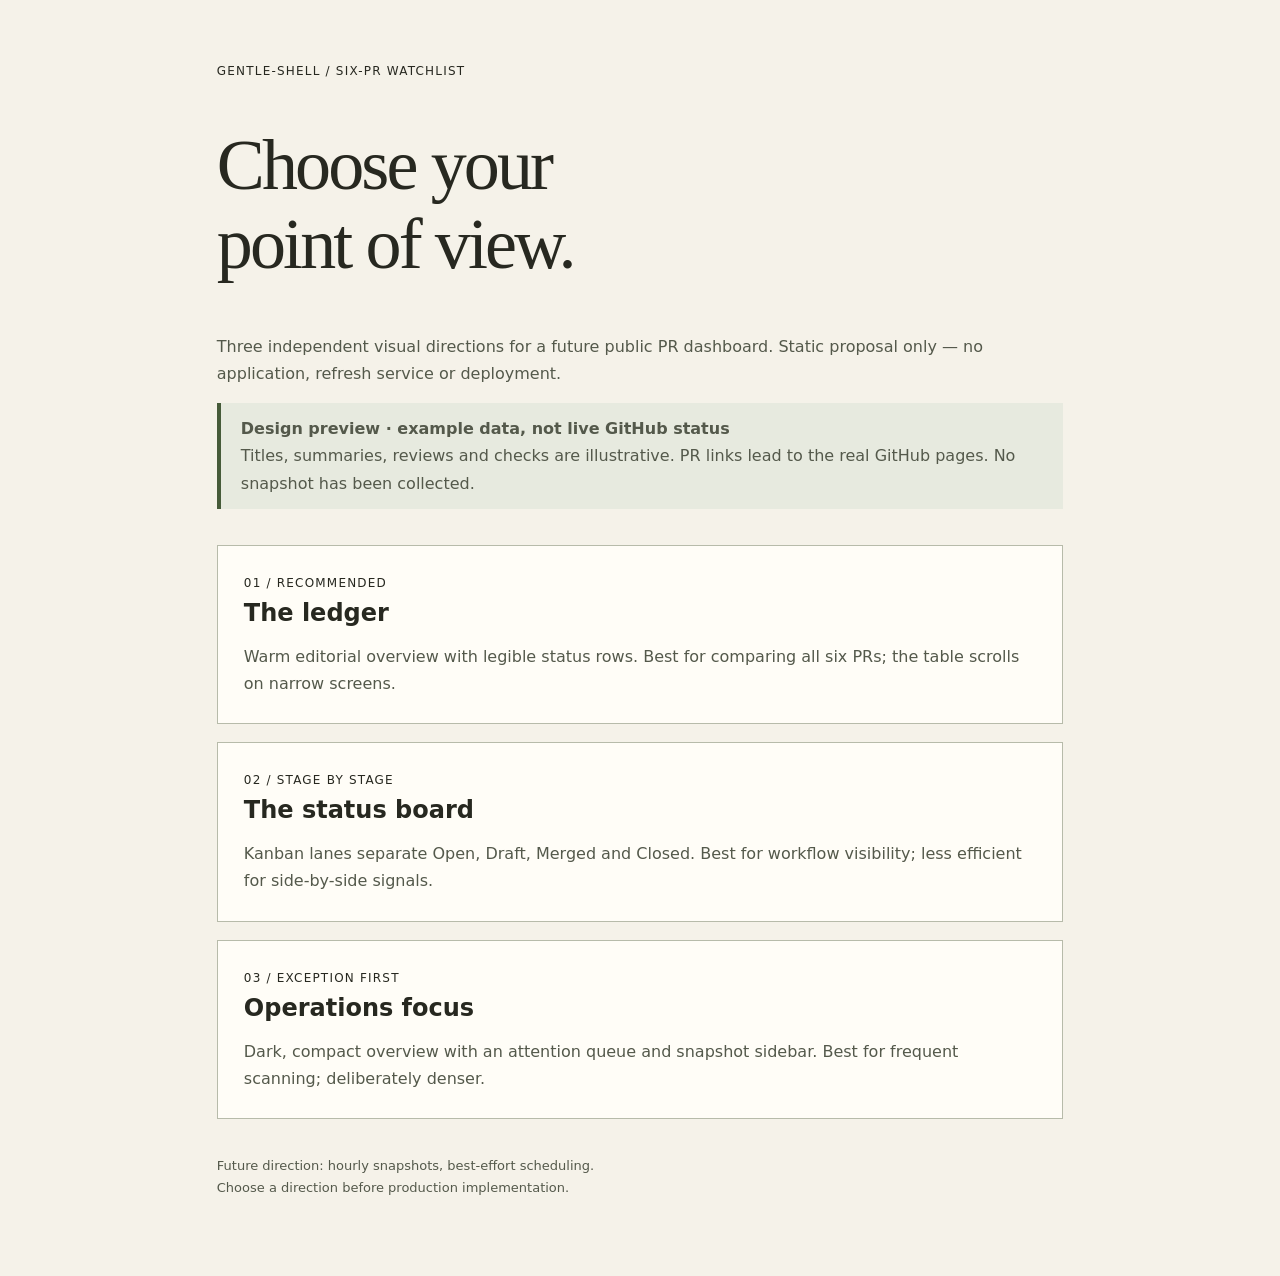
<file: design/index.html>
<!doctype html><html lang="en"><head><meta charset="utf-8"><meta name="viewport" content="width=device-width,initial-scale=1"><title>PR dashboard — design directions</title><style>*{box-sizing:border-box}body{margin:0;background:#f5f2e9;color:#272820;font-family:system-ui,sans-serif}main{max-width:1000px;margin:auto;padding:64px 6%}h1{font:normal clamp(40px,7vw,72px)/1.1 Georgia,serif;letter-spacing:-.04em}p{line-height:1.7;color:#54594b}.notice{border-left:4px solid #465b39;padding:12px 20px;background:#e7eadf}.choices{display:grid;gap:18px;margin-top:36px}a{display:block;border:1px solid #b7bbaa;padding:26px;color:inherit;text-decoration:none;background:#fffdf7}a:hover{border-color:#465b39}a:focus-visible{outline:3px solid #985021;outline-offset:5px}a h2{margin:8px 0;font-size:24px}a p{margin-bottom:0}.label{font-size:12px;letter-spacing:.1em;text-transform:uppercase}footer{margin-top:36px;font-size:13px}</style></head><body><main><div class="label">Gentle-shell / six-PR watchlist</div><h1>Choose your<br>point of view.</h1><p>Three independent visual directions for a future public PR dashboard. Static proposal only — no application, refresh service or deployment.</p><p class="notice"><strong>Design preview · example data, not live GitHub status</strong><br>Titles, summaries, reviews and checks are illustrative. PR links lead to the real GitHub pages. No snapshot has been collected.</p><nav class="choices" aria-label="Design alternatives"><a href="pr-dashboard/01-ledger.html"><span class="label">01 / Recommended</span><h2>The ledger</h2><p>Warm editorial overview with legible status rows. Best for comparing all six PRs; the table scrolls on narrow screens.</p></a><a href="pr-dashboard/02-board.html"><span class="label">02 / Stage by stage</span><h2>The status board</h2><p>Kanban lanes separate Open, Draft, Merged and Closed. Best for workflow visibility; less efficient for side-by-side signals.</p></a><a href="pr-dashboard/03-focus.html"><span class="label">03 / Exception first</span><h2>Operations focus</h2><p>Dark, compact overview with an attention queue and snapshot sidebar. Best for frequent scanning; deliberately denser.</p></a></nav><footer><p>Future direction: hourly snapshots, best-effort scheduling.<br>Choose a direction before production implementation.</p></footer></main></body></html>
</file>
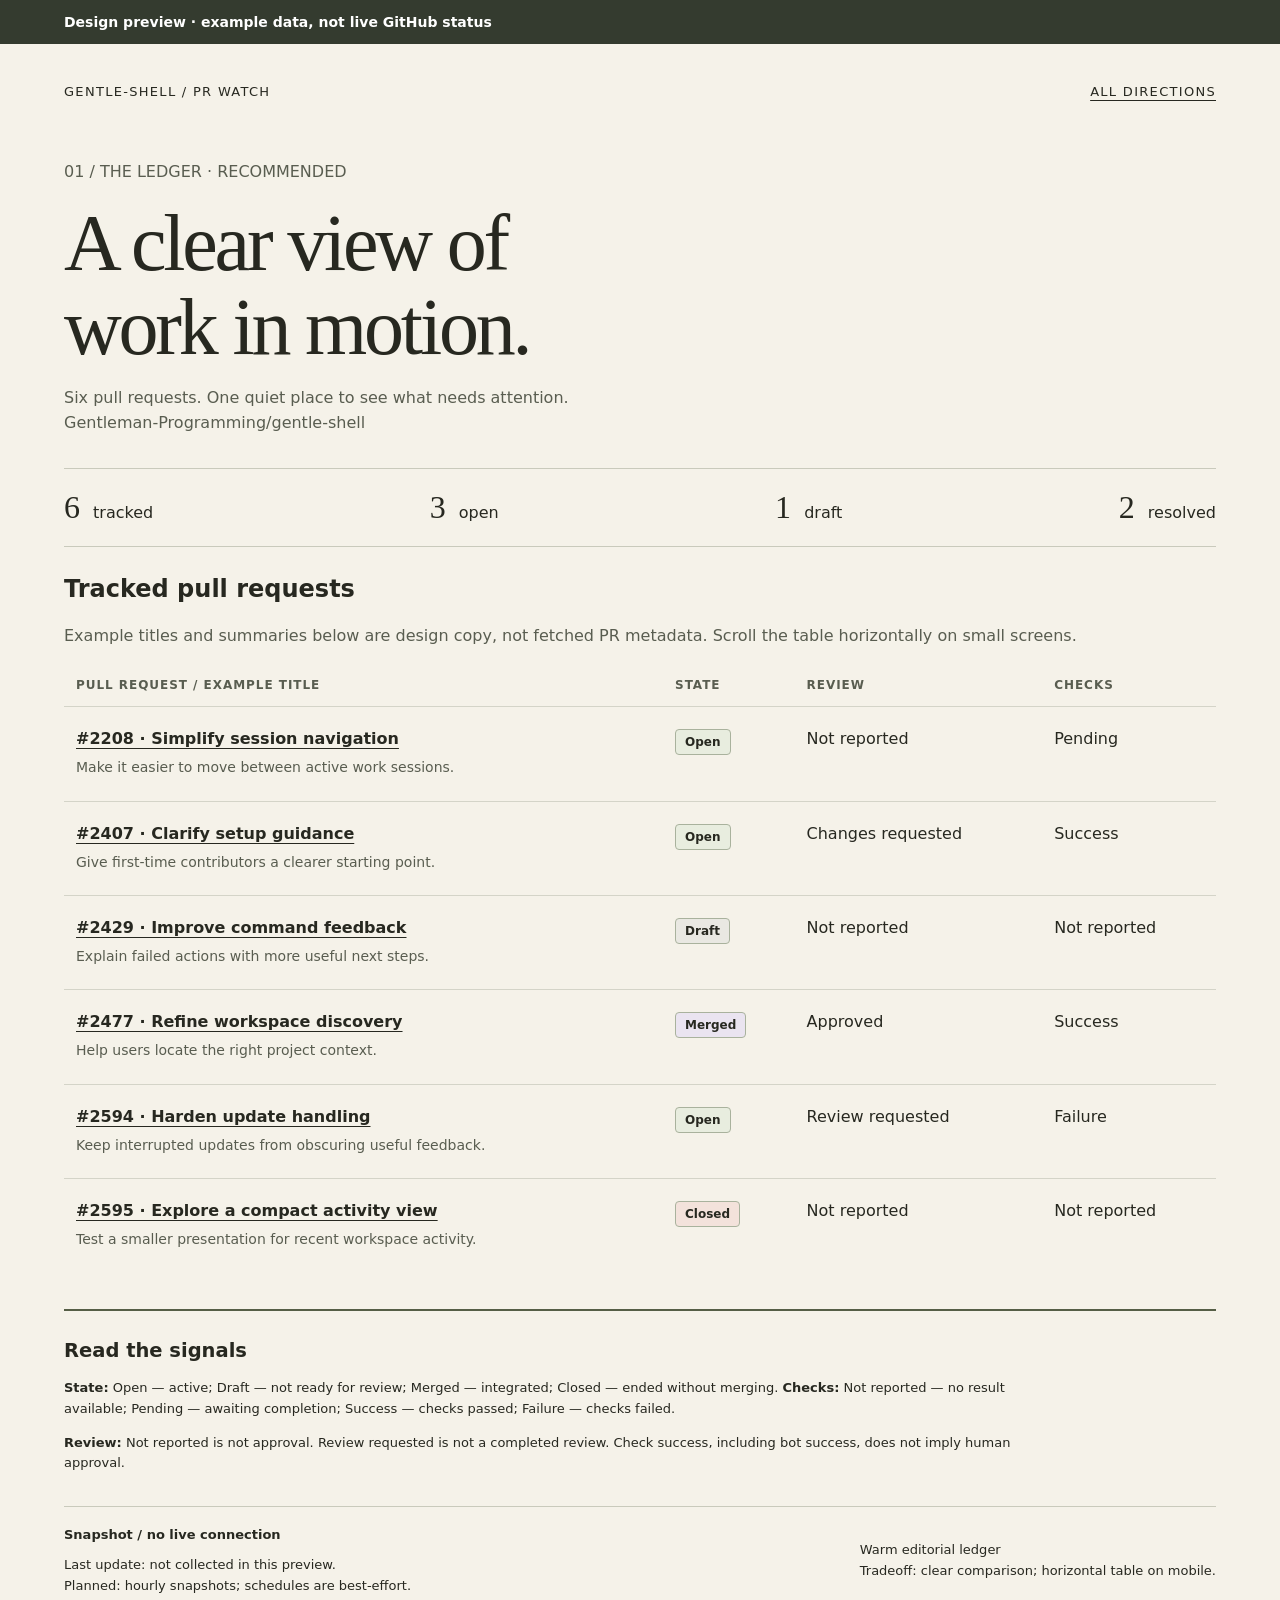
<file: design/pr-dashboard/01-ledger.html>
<!doctype html>
<html lang="en"><head><meta charset="utf-8"><meta name="viewport" content="width=device-width,initial-scale=1"><title>PR Ledger — design preview</title><style>
:root{color-scheme:light;font-family:system-ui,sans-serif;color:#272820;background:#f5f2e9}*{box-sizing:border-box}body{margin:0}a{color:inherit;text-underline-offset:4px}a:focus-visible{outline:3px solid #985021;outline-offset:5px}.notice{background:#343b2f;color:#fff;padding:14px 5%;font-size:14px;font-weight:650}main{max-width:1280px;margin:auto;padding:40px 5%}nav,.meta,footer{display:flex;justify-content:space-between;gap:20px;flex-wrap:wrap}nav{font-size:13px;text-transform:uppercase;letter-spacing:.1em}header{margin:60px 0 32px;max-width:780px}h1{font:normal clamp(42px,7vw,80px)/1.05 Georgia,serif;letter-spacing:-.04em;margin:16px 0}p{line-height:1.6}.muted{color:#595d50}.meta{border-block:1px solid #c9cabc;padding:20px 0;margin-bottom:28px}.meta strong{font:32px Georgia,serif;margin-right:8px}.table-wrap{overflow:auto}table{width:100%;border-collapse:collapse;min-width:750px;text-align:left}th{font-size:12px;text-transform:uppercase;letter-spacing:.08em;color:#595d50;padding:14px 12px}td{padding:22px 12px;border-top:1px solid #d4d4c8;vertical-align:top}td:first-child{width:52%}td p{font-size:14px;margin:8px 0 0;color:#595d50}td a{font-weight:650}.tag{display:inline-block;border:1px solid #a9b29d;border-radius:4px;padding:5px 9px;font-size:12px;font-weight:650;white-space:nowrap;background:#e8eddf}.draft{background:#e9e8e2}.merged{background:#eae4f0}.closed{background:#f3e2db}aside{border-top:2px solid #555e46;margin-top:36px;padding-top:12px;font-size:13px}aside p{max-width:950px}footer{margin-top:32px;padding-top:20px;border-top:1px solid #c9cabc;font-size:13px}@media(max-width:600px){main{padding:28px 6%}header{margin-top:36px}.meta{display:grid;grid-template-columns:1fr 1fr}.table-wrap{border:1px solid #c9cabc}}
</style></head><body><div class="notice">Design preview · example data, not live GitHub status</div><main><nav aria-label="Design navigation"><span>Gentle-shell / PR watch</span><a href="../index.html">All directions</a></nav><header><p class="muted">01 / THE LEDGER · RECOMMENDED</p><h1>A clear view of<br>work in motion.</h1><p class="muted">Six pull requests. One quiet place to see what needs attention.<br>Gentleman-Programming/gentle-shell</p></header><section class="meta" aria-label="Illustrative totals"><span><strong>6</strong> tracked</span><span><strong>3</strong> open</span><span><strong>1</strong> draft</span><span><strong>2</strong> resolved</span></section><h2>Tracked pull requests</h2><p class="muted">Example titles and summaries below are design copy, not fetched PR metadata. Scroll the table horizontally on small screens.</p><div class="table-wrap" tabindex="0" role="region" aria-label="Pull requests table, horizontally scrollable"><table><thead><tr><th scope="col">Pull request / example title</th><th scope="col">State</th><th scope="col">Review</th><th scope="col">Checks</th></tr></thead><tbody><tr><td><a href="https://github.com/Gentleman-Programming/gentle-shell/pull/2208">#2208 · Simplify session navigation</a><p>Make it easier to move between active work sessions.</p></td><td><span class="tag">Open</span></td><td>Not reported</td><td>Pending</td></tr><tr><td><a href="https://github.com/Gentleman-Programming/gentle-shell/pull/2407">#2407 · Clarify setup guidance</a><p>Give first-time contributors a clearer starting point.</p></td><td><span class="tag">Open</span></td><td>Changes requested</td><td>Success</td></tr><tr><td><a href="https://github.com/Gentleman-Programming/gentle-shell/pull/2429">#2429 · Improve command feedback</a><p>Explain failed actions with more useful next steps.</p></td><td><span class="tag draft">Draft</span></td><td>Not reported</td><td>Not reported</td></tr><tr><td><a href="https://github.com/Gentleman-Programming/gentle-shell/pull/2477">#2477 · Refine workspace discovery</a><p>Help users locate the right project context.</p></td><td><span class="tag merged">Merged</span></td><td>Approved</td><td>Success</td></tr><tr><td><a href="https://github.com/Gentleman-Programming/gentle-shell/pull/2594">#2594 · Harden update handling</a><p>Keep interrupted updates from obscuring useful feedback.</p></td><td><span class="tag">Open</span></td><td>Review requested</td><td>Failure</td></tr><tr><td><a href="https://github.com/Gentleman-Programming/gentle-shell/pull/2595">#2595 · Explore a compact activity view</a><p>Test a smaller presentation for recent workspace activity.</p></td><td><span class="tag closed">Closed</span></td><td>Not reported</td><td>Not reported</td></tr></tbody></table></div><aside aria-label="Status legend"><h2>Read the signals</h2><p><strong>State:</strong> Open — active; Draft — not ready for review; Merged — integrated; Closed — ended without merging. <strong>Checks:</strong> Not reported — no result available; Pending — awaiting completion; Success — checks passed; Failure — checks failed.</p><p><strong>Review:</strong> Not reported is not approval. Review requested is not a completed review. Check success, including bot success, does not imply human approval.</p></aside><footer><div><strong>Snapshot / no live connection</strong><p>Last update: not collected in this preview.<br>Planned: hourly snapshots; schedules are best-effort.</p></div><p>Warm editorial ledger<br>Tradeoff: clear comparison; horizontal table on mobile.</p></footer></main></body></html>
</file>
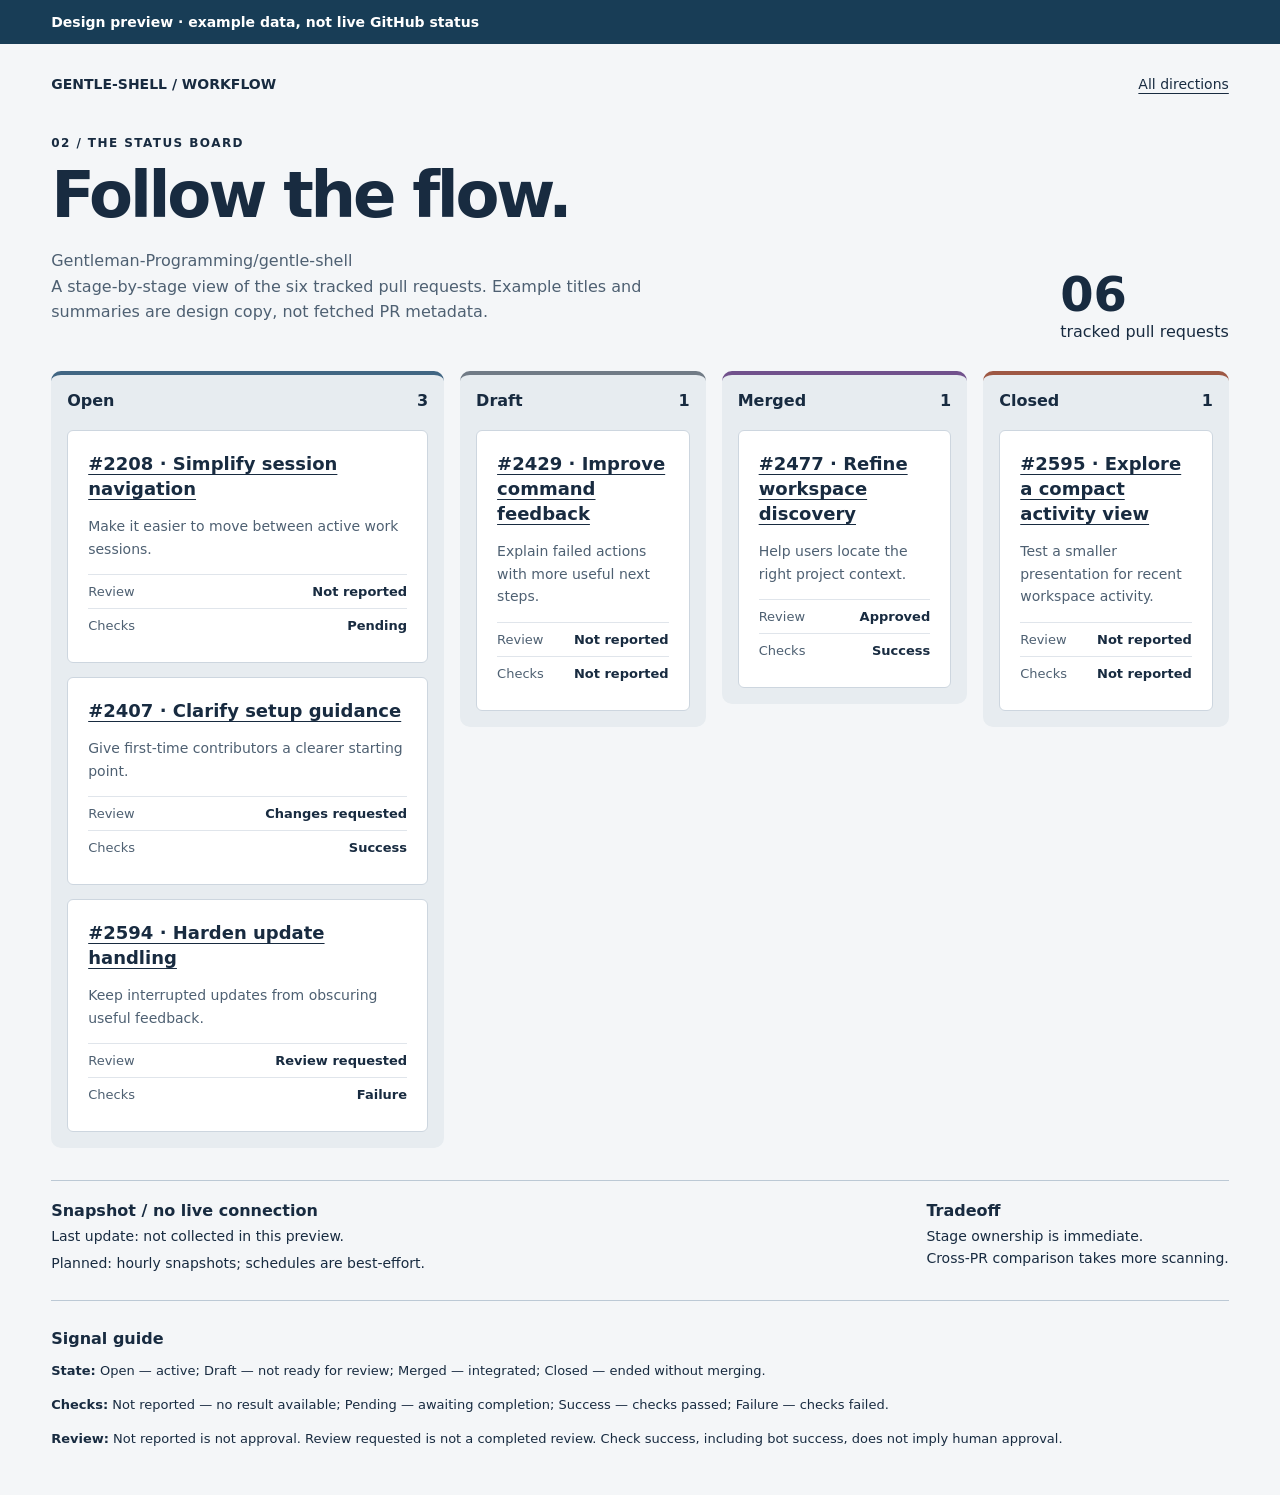
<file: design/pr-dashboard/02-board.html>
<!doctype html><html lang="en"><head><meta charset="utf-8"><meta name="viewport" content="width=device-width,initial-scale=1"><title>Status Board — design preview</title><style>*{box-sizing:border-box}body{margin:0;background:#f4f6f8;color:#182b40;font-family:system-ui,sans-serif}.notice{padding:14px 4%;background:#183d56;color:white;font-weight:650;font-size:14px}main{max-width:1500px;margin:auto;padding:32px 4%}a{color:inherit;text-underline-offset:4px}a:focus-visible{outline:3px solid #b54708;outline-offset:5px}nav{display:flex;justify-content:space-between;gap:16px;flex-wrap:wrap;font-size:14px}header{display:flex;align-items:end;justify-content:space-between;gap:28px;flex-wrap:wrap;margin:44px 0 30px}h1{font-size:clamp(36px,5vw,64px);letter-spacing:-.05em;margin:8px 0}p{line-height:1.6}header p{max-width:650px;color:#4e6072}.count{font-size:48px;font-weight:750}.board{display:grid;grid-template-columns:1.6fr 1fr 1fr 1fr;gap:16px;align-items:start}.lane{background:#e7ecf0;padding:16px;border-radius:10px;border-top:4px solid #416683}.lane h2{font-size:16px;margin:0 0 20px}.lane h2 span{float:right}.draft{border-color:#717b86}.merged{border-color:#71518c}.closed{border-color:#9e5844}article{background:white;border:1px solid #cdd6df;border-radius:6px;padding:20px;margin-top:14px}article a{font-size:18px;font-weight:700;line-height:1.4}article p{font-size:14px;color:#4e6072}dl{font-size:13px;margin-bottom:0}dl div{display:flex;justify-content:space-between;gap:12px;border-top:1px solid #e0e5eb;padding:9px 0}dt{color:#4e6072}dd{margin:0;text-align:right;font-weight:650}.snapshot{display:flex;justify-content:space-between;gap:24px;flex-wrap:wrap;border-block:1px solid #bcc9d5;margin-top:32px;padding:20px 0}.snapshot p{margin:5px 0;font-size:14px}.legend{font-size:13px;max-width:1100px;margin-top:28px}.legend h2{font-size:16px}.eyebrow{font-size:12px;font-weight:700;letter-spacing:.12em}@media(max-width:1150px){.board{grid-template-columns:1fr 1fr}}@media(max-width:620px){.board{grid-template-columns:1fr}main{padding:24px 6%}header{margin-top:28px}}</style></head><body><div class="notice">Design preview · example data, not live GitHub status</div><main><nav aria-label="Design navigation"><strong>GENTLE-SHELL / WORKFLOW</strong><a href="../index.html">All directions</a></nav><header><div><div class="eyebrow">02 / THE STATUS BOARD</div><h1>Follow the flow.</h1><p>Gentleman-Programming/gentle-shell<br>A stage-by-stage view of the six tracked pull requests. Example titles and summaries are design copy, not fetched PR metadata.</p></div><div><span class="count">06</span><br>tracked pull requests</div></header><div class="board"><section class="lane" aria-labelledby="open"><h2 id="open">Open <span>3</span></h2><article><a href="https://github.com/Gentleman-Programming/gentle-shell/pull/2208">#2208 · Simplify session navigation</a><p>Make it easier to move between active work sessions.</p><dl><div><dt>Review</dt><dd>Not reported</dd></div><div><dt>Checks</dt><dd>Pending</dd></div></dl></article><article><a href="https://github.com/Gentleman-Programming/gentle-shell/pull/2407">#2407 · Clarify setup guidance</a><p>Give first-time contributors a clearer starting point.</p><dl><div><dt>Review</dt><dd>Changes requested</dd></div><div><dt>Checks</dt><dd>Success</dd></div></dl></article><article><a href="https://github.com/Gentleman-Programming/gentle-shell/pull/2594">#2594 · Harden update handling</a><p>Keep interrupted updates from obscuring useful feedback.</p><dl><div><dt>Review</dt><dd>Review requested</dd></div><div><dt>Checks</dt><dd>Failure</dd></div></dl></article></section><section class="lane draft" aria-labelledby="draft"><h2 id="draft">Draft <span>1</span></h2><article><a href="https://github.com/Gentleman-Programming/gentle-shell/pull/2429">#2429 · Improve command feedback</a><p>Explain failed actions with more useful next steps.</p><dl><div><dt>Review</dt><dd>Not reported</dd></div><div><dt>Checks</dt><dd>Not reported</dd></div></dl></article></section><section class="lane merged" aria-labelledby="merged"><h2 id="merged">Merged <span>1</span></h2><article><a href="https://github.com/Gentleman-Programming/gentle-shell/pull/2477">#2477 · Refine workspace discovery</a><p>Help users locate the right project context.</p><dl><div><dt>Review</dt><dd>Approved</dd></div><div><dt>Checks</dt><dd>Success</dd></div></dl></article></section><section class="lane closed" aria-labelledby="closed"><h2 id="closed">Closed <span>1</span></h2><article><a href="https://github.com/Gentleman-Programming/gentle-shell/pull/2595">#2595 · Explore a compact activity view</a><p>Test a smaller presentation for recent workspace activity.</p><dl><div><dt>Review</dt><dd>Not reported</dd></div><div><dt>Checks</dt><dd>Not reported</dd></div></dl></article></section></div><section class="snapshot" aria-label="Snapshot information"><div><strong>Snapshot / no live connection</strong><p>Last update: not collected in this preview.</p><p>Planned: hourly snapshots; schedules are best-effort.</p></div><div><strong>Tradeoff</strong><p>Stage ownership is immediate.<br>Cross-PR comparison takes more scanning.</p></div></section><aside class="legend" aria-label="Status legend"><h2>Signal guide</h2><p><strong>State:</strong> Open — active; Draft — not ready for review; Merged — integrated; Closed — ended without merging.</p><p><strong>Checks:</strong> Not reported — no result available; Pending — awaiting completion; Success — checks passed; Failure — checks failed.</p><p><strong>Review:</strong> Not reported is not approval. Review requested is not a completed review. Check success, including bot success, does not imply human approval.</p></aside></main></body></html>
</file>
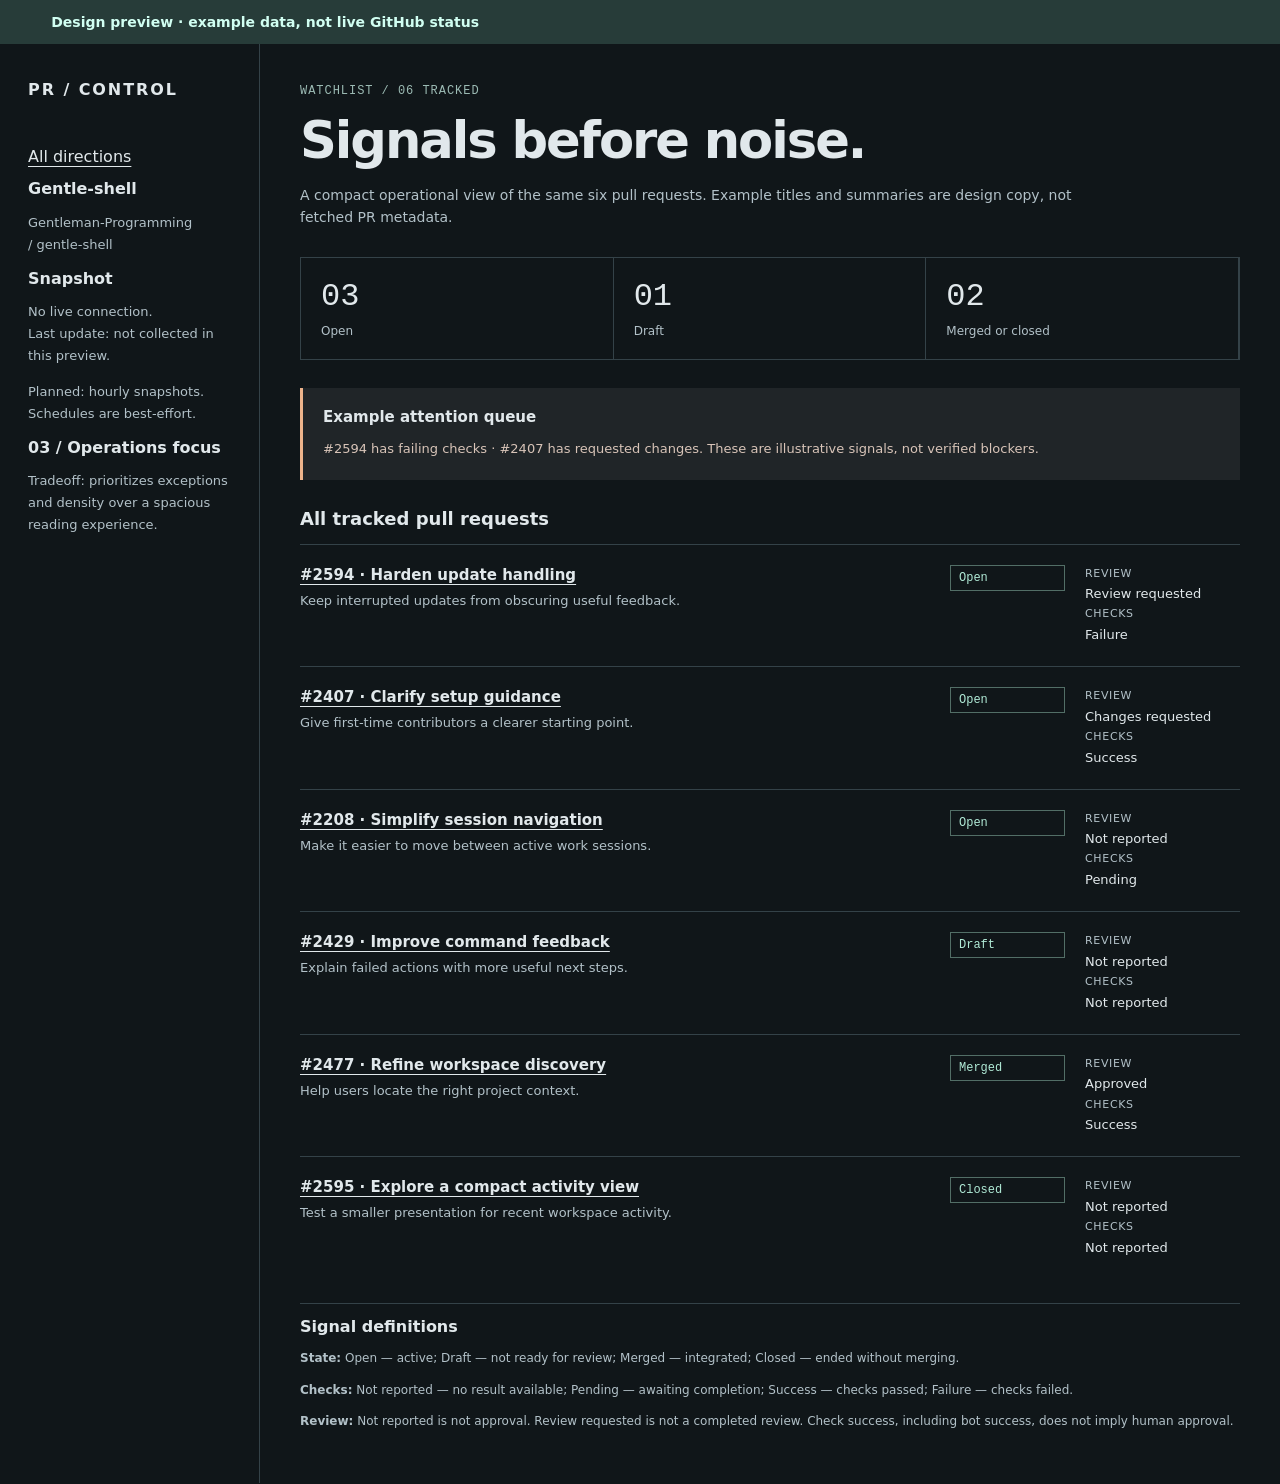
<file: design/pr-dashboard/03-focus.html>
<!doctype html><html lang="en"><head><meta charset="utf-8"><meta name="viewport" content="width=device-width,initial-scale=1"><title>Operations Focus — design preview</title><style>:root{color-scheme:dark}*{box-sizing:border-box}body{margin:0;background:#101619;color:#e1e8eb;font-family:system-ui,sans-serif}a{color:inherit;text-underline-offset:4px}a:focus-visible{outline:3px solid #77e3cb;outline-offset:5px}.notice{background:#273c39;color:#d1fff2;padding:14px 4%;font-size:14px;font-weight:650}.shell{display:grid;grid-template-columns:260px 1fr;min-height:95vh}aside{padding:36px 28px;border-right:1px solid #344248}aside h2{font-size:16px}aside p{font-size:13px;color:#b2c1c8;line-height:1.7}.brand{font-weight:800;letter-spacing:.12em;margin-bottom:48px}.eyebrow{font:12px ui-monospace,monospace;color:#9cbbb4;letter-spacing:.08em}main{padding:40px;max-width:1250px}h1{font-size:clamp(32px,4vw,52px);letter-spacing:-.04em;margin:12px 0}p{line-height:1.6}.intro{color:#b2c1c8;max-width:790px;font-size:14px}.metrics{display:grid;grid-template-columns:repeat(3,1fr);border:1px solid #344248;margin:28px 0}.metrics div{padding:20px;border-right:1px solid #344248}.metrics strong{display:block;font:32px ui-monospace,monospace;margin-bottom:5px}.metrics span{font-size:12px;color:#b2c1c8}.attention{padding:20px;border-left:3px solid #edb38b;background:#202528;margin-bottom:28px}.attention h2{font-size:15px;margin:0}.attention p{font-size:13px;color:#d8c4b8;margin-bottom:0}.list h2{font-size:18px}.row{display:grid;grid-template-columns:minmax(0,1fr) 115px 155px;gap:20px;padding:20px 0;border-top:1px solid #344248}.row a{font-weight:650;font-size:15px}.row p{margin:7px 0 0;font-size:13px;color:#b2c1c8}.signal{font-size:13px;line-height:1.7}.signal small{display:block;color:#b2c1c8;font-size:11px;text-transform:uppercase;letter-spacing:.06em}.state{font:12px ui-monospace,monospace;border:1px solid #526e66;padding:5px 8px;display:inline-block;color:#b0ead6;height:fit-content}.legend{border-top:1px solid #344248;margin-top:24px;font-size:12px;color:#b2c1c8}.legend h2{font-size:16px;color:#e1e8eb}@media(max-width:950px){.shell{grid-template-columns:1fr}aside{border-right:0;border-bottom:1px solid #344248;padding:24px}.brand{margin-bottom:20px}main{padding:24px}}@media(max-width:600px){.row{grid-template-columns:1fr 1fr;gap:12px}.row>div:first-child{grid-column:1/-1}.metrics div{padding:12px}.metrics strong{font-size:26px}}
</style></head><body><div class="notice">Design preview · example data, not live GitHub status</div><div class="shell"><aside><div class="brand">PR / CONTROL</div><nav aria-label="Design navigation"><a href="../index.html">All directions</a></nav><h2>Gentle-shell</h2><p>Gentleman-Programming<br>/ gentle-shell</p><h2>Snapshot</h2><p>No live connection.<br>Last update: not collected in this preview.</p><p>Planned: hourly snapshots.<br>Schedules are best-effort.</p><h2>03 / Operations focus</h2><p>Tradeoff: prioritizes exceptions and density over a spacious reading experience.</p></aside><main><header><div class="eyebrow">WATCHLIST / 06 TRACKED</div><h1>Signals before noise.</h1><p class="intro">A compact operational view of the same six pull requests. Example titles and summaries are design copy, not fetched PR metadata.</p></header><section class="metrics" aria-label="Illustrative totals"><div><strong>03</strong><span>Open</span></div><div><strong>01</strong><span>Draft</span></div><div><strong>02</strong><span>Merged or closed</span></div></section><section class="attention"><h2>Example attention queue</h2><p>#2594 has failing checks · #2407 has requested changes. These are illustrative signals, not verified blockers.</p></section><section class="list" aria-labelledby="tracked"><h2 id="tracked">All tracked pull requests</h2><article class="row"><div><a href="https://github.com/Gentleman-Programming/gentle-shell/pull/2594">#2594 · Harden update handling</a><p>Keep interrupted updates from obscuring useful feedback.</p></div><span class="state">Open</span><div class="signal"><small>Review</small>Review requested<small>Checks</small>Failure</div></article><article class="row"><div><a href="https://github.com/Gentleman-Programming/gentle-shell/pull/2407">#2407 · Clarify setup guidance</a><p>Give first-time contributors a clearer starting point.</p></div><span class="state">Open</span><div class="signal"><small>Review</small>Changes requested<small>Checks</small>Success</div></article><article class="row"><div><a href="https://github.com/Gentleman-Programming/gentle-shell/pull/2208">#2208 · Simplify session navigation</a><p>Make it easier to move between active work sessions.</p></div><span class="state">Open</span><div class="signal"><small>Review</small>Not reported<small>Checks</small>Pending</div></article><article class="row"><div><a href="https://github.com/Gentleman-Programming/gentle-shell/pull/2429">#2429 · Improve command feedback</a><p>Explain failed actions with more useful next steps.</p></div><span class="state">Draft</span><div class="signal"><small>Review</small>Not reported<small>Checks</small>Not reported</div></article><article class="row"><div><a href="https://github.com/Gentleman-Programming/gentle-shell/pull/2477">#2477 · Refine workspace discovery</a><p>Help users locate the right project context.</p></div><span class="state">Merged</span><div class="signal"><small>Review</small>Approved<small>Checks</small>Success</div></article><article class="row"><div><a href="https://github.com/Gentleman-Programming/gentle-shell/pull/2595">#2595 · Explore a compact activity view</a><p>Test a smaller presentation for recent workspace activity.</p></div><span class="state">Closed</span><div class="signal"><small>Review</small>Not reported<small>Checks</small>Not reported</div></article></section><section class="legend" aria-label="Status legend"><h2>Signal definitions</h2><p><strong>State:</strong> Open — active; Draft — not ready for review; Merged — integrated; Closed — ended without merging.</p><p><strong>Checks:</strong> Not reported — no result available; Pending — awaiting completion; Success — checks passed; Failure — checks failed.</p><p><strong>Review:</strong> Not reported is not approval. Review requested is not a completed review. Check success, including bot success, does not imply human approval.</p></section></main></div></body></html>
</file>
